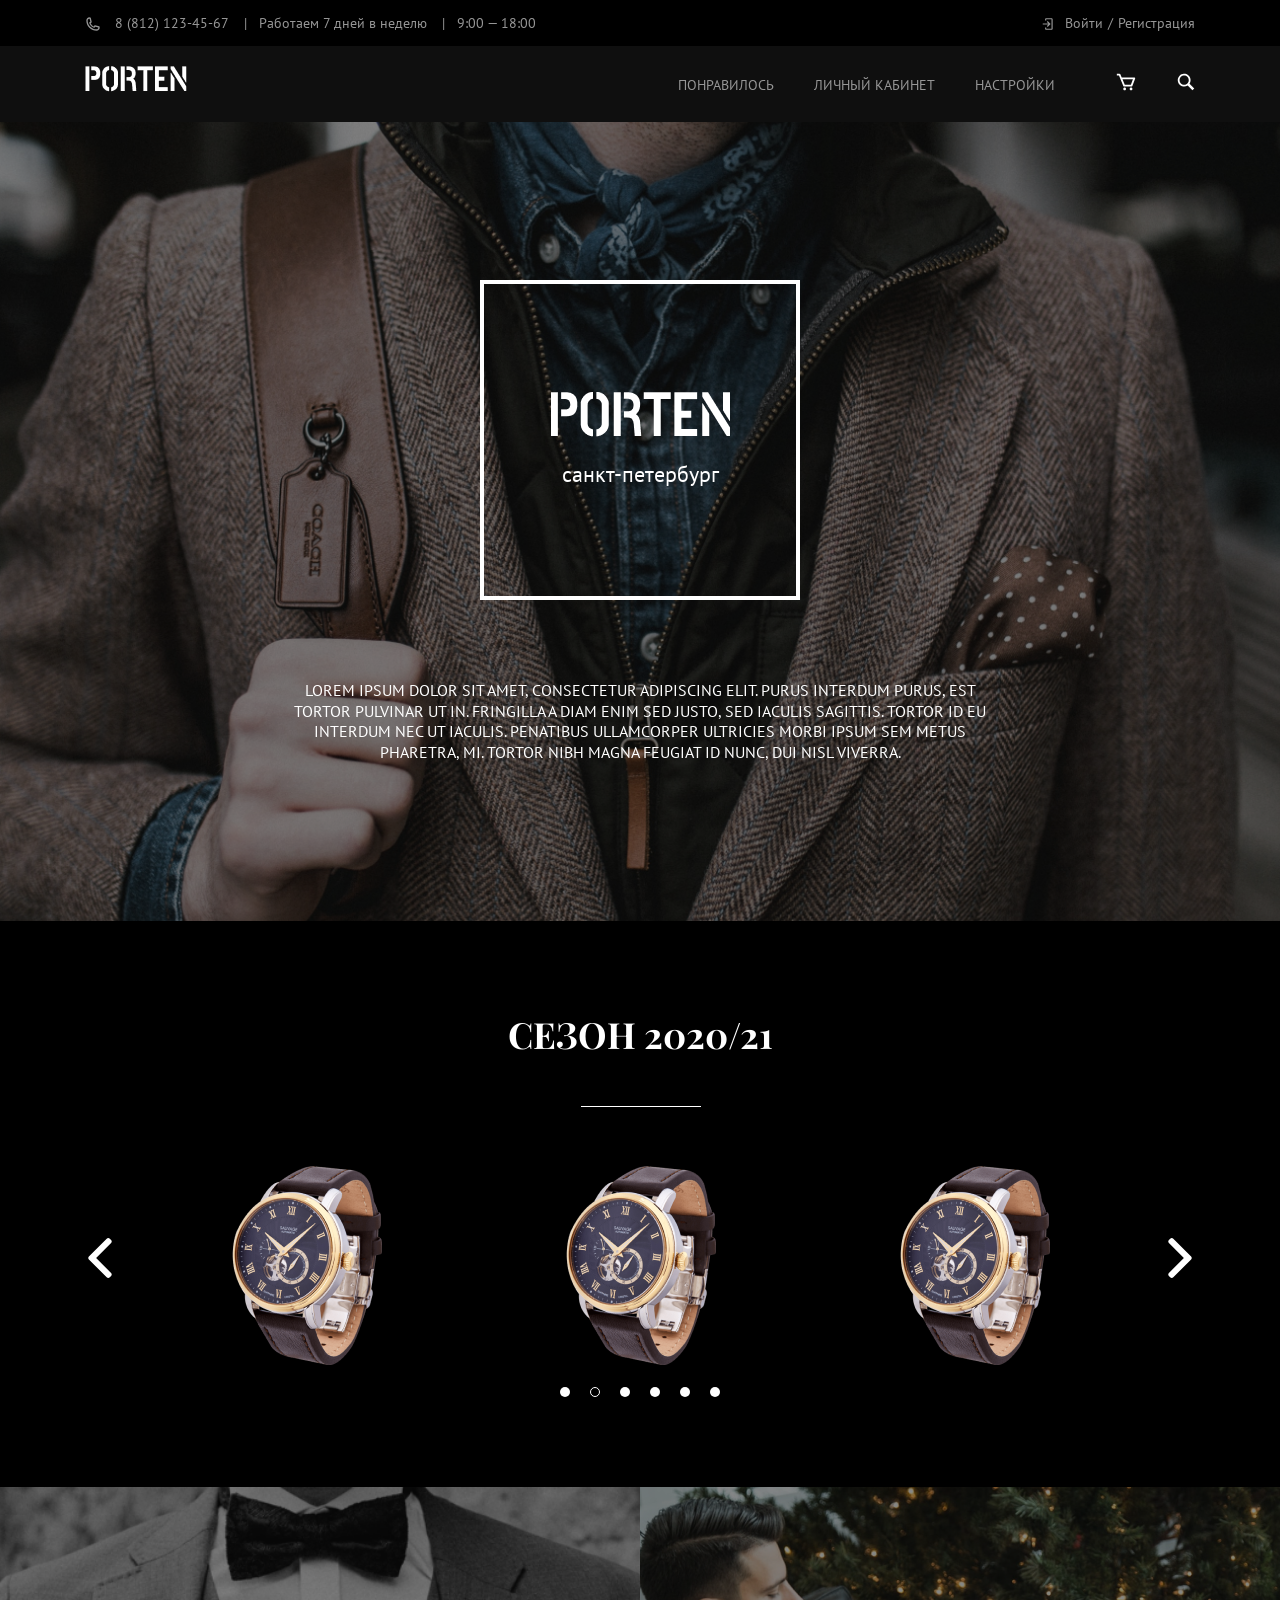
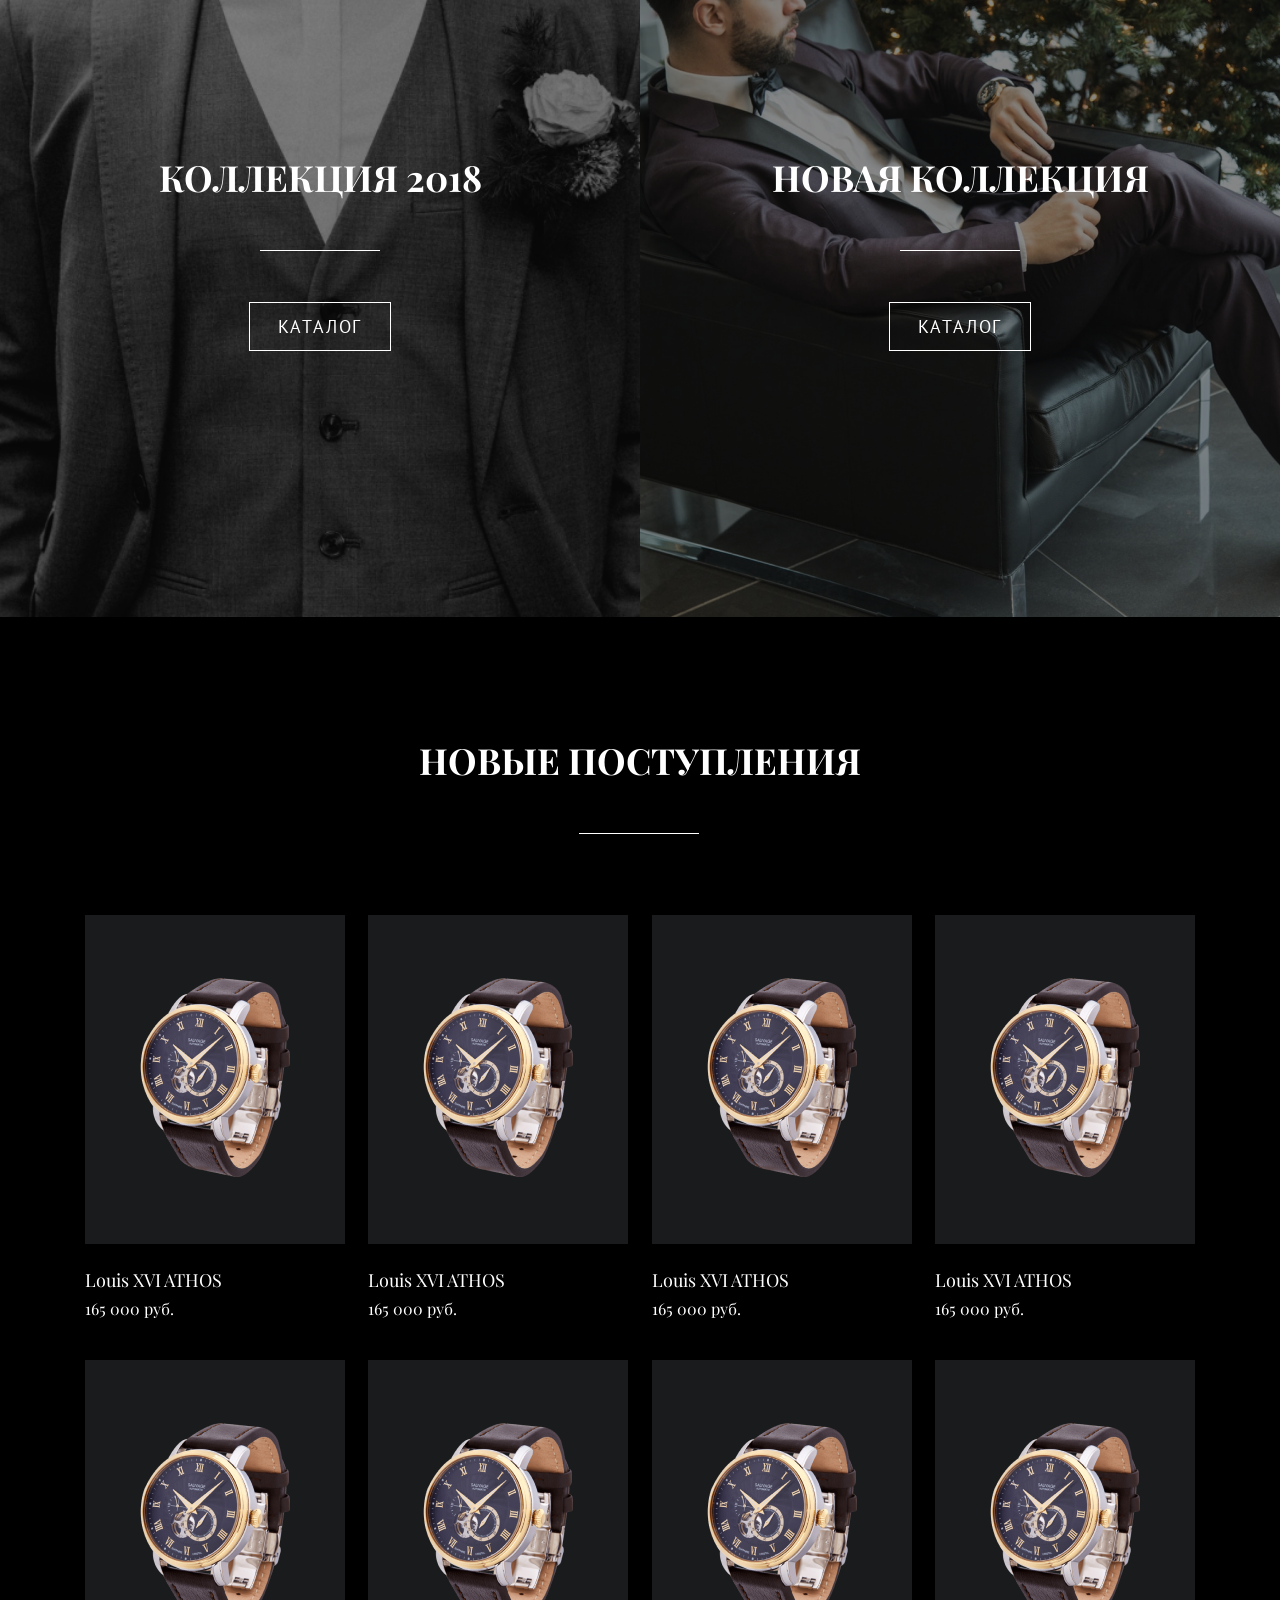
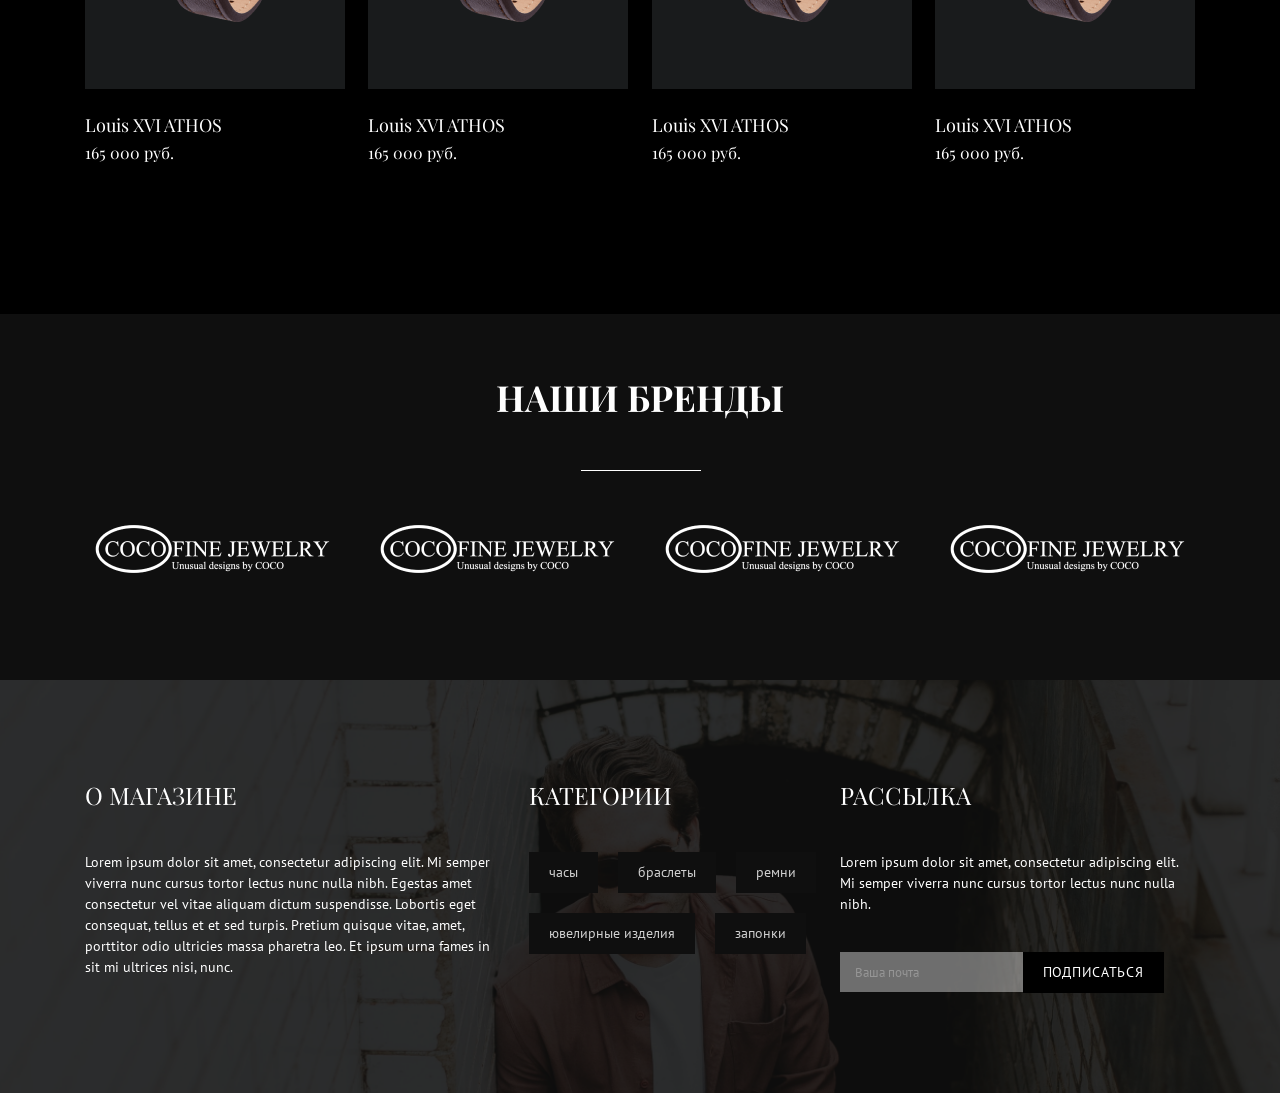
<file: index.html>
<!doctype html>
<html lang="ru">

<head>
    <meta charset="UTF-8">
    <meta name="viewport" content="width=device-width, user-scalable=no, initial-scale=1.0, maximum-scale=1.0, minimum-scale=1.0">
    <meta http-equiv="X-UA-Compatible" content="ie=edge">
    <title>Porten</title>
    <link rel="shortcut icon" href="./img/stopwatch.svg" type="image/svg">
    <link rel="stylesheet" href="./css/style.css">
    <link rel="stylesheet" href="./media/media.css">
    <link href="https://fonts.googleapis.com/css2?family=PT+Sans&family=Playfair+Display:wght@400;700&display=swap" rel="stylesheet">
</head>

<body>
    <header>
        <div class="header-top">
            <div class="container">
                <div class="header-top__block">
                    <div class="top__block-left">
                        <p class="phone"><a href="#">8 (812) 123-45-67</a></p>
                        <p class="work-in-week">Работаем 7 дней в неделю</p>
                        <p class="time-work">9:00 — 18:00</p>
                    </div>
                    <div class="top__block-right">
                        <p class="login"><a href="#">Войти</a></p>
                        <p class="registration"><a href="#">Регистрация</a></p>
                    </div>
                </div>
            </div>
        </div>
        <div class="header-nav">
            <div class="container">
                <div class="header-nav__block">
                    <div class="logo">
                        <img src="./img/PORTEN-logo.png" alt="logo">
                    </div>
                    <div class="nav__block">
                        <ul>
                            <li class="hover-bg">
                                <a href="#">Понравилось</a>
                            </li>
                            <li class="hover-bg">
                                <a href="#">личный кабинет</a>
                            </li>
                            <li class="hover-bg">
                                <a href="#">настройки</a>
                            </li>
                            <li>
                                <a href="#"><img src="./img/bx-cart.svg" alt="bucket"></a>
                            </li>
                            <li>
                                <a href="#"><img src="./img/search.svg" alt="search"></a>
                            </li>
                        </ul>
                    </div>
                    <div class="hamburger-menu">
                        <input id="menu__toggle" type="checkbox" />
                        <label class="menu__btn" for="menu__toggle">
                          <span></span>
                        </label>

                        <ul class="menu__box">
                            <li><a class="menu__item" href="#">Понравилось</a></li>
                            <li><a class="menu__item" href="#">личный кабинет</a></li>
                            <li><a class="menu__item" href="#">настройки</a></li>
                        </ul>
                    </div>
                </div>
            </div>
        </div>
        <div class="offer">
            <div class="offer-bg">
                <div class="offer-porten">
                    <img src="./img/PORTEN-offer.png" alt="PORTEN-offer">
                    <p class="offer-porten_city">
                        санкт-петербург
                    </p>
                </div>
                <div class="offer-porten__text">
                    <p>Lorem ipsum dolor sit amet, consectetur adipiscing elit. Purus interdum purus, est tortor pulvinar ut in. Fringilla a diam enim sed justo, sed iaculis sagittis. Tortor id eu interdum nec ut iaculis. Penatibus ullamcorper ultricies
                        morbi ipsum sem metus pharetra, mi. Tortor nibh magna feugiat id nunc, dui nisl viverra.</p>
                </div>

            </div>
        </div>
    </header>
    <main>
        <section class="season-collection">
            <div class="season-watch">
                <h2>сезон 2020/21</h2>
                <div class="new-post__watch slider">
                    <div class="slider_item">
                        <img src="./img/watch.png" alt="">
                    </div>
                    <div class="slider_item">
                        <img src="./img/watch.png" alt="">
                    </div>
                    <div class="slider_item">
                        <img src="./img/watch.png" alt="">
                    </div>
                    <div class="slider_item">
                        <img src="./img/watch.png" alt="">
                    </div>
                    <div class="slider_item">
                        <img src="./img/watch.png" alt="">
                    </div>
                    <div class="slider_item">
                        <img src="./img/watch.png" alt="">
                    </div>
                </div>
            </div>
        </section>
        <section class="collection-photo">
            <div class="collection-left__img">
                <h2>Коллекция 2018</h2>
                <a href="#">Каталог</a>
            </div>
            <div class="collection-right__img">
                <h2>Новая коллекция</h2>
                <a href="#">Каталог</a>
            </div>
        </section>
        <section class="new-post">
            <div class="container">
                <h2>новые поступления</h2>
                <div class="new-post__watch">
                    <div class="card-watch">
                        <div class="watch">
                            <img src="./img/watch.png" alt="watch">
                        </div>
                        <h4 class="watch-name">Louis XVI ATHOS</h4>
                        <p class="watch-price">165 000 руб. </p>
                    </div>
                    <div class="card-watch">
                        <div class="watch">
                            <img src="./img/watch.png" alt="watch">
                        </div>
                        <h4 class="watch-name">Louis XVI ATHOS</h4>
                        <p class="watch-price">165 000 руб. </p>
                    </div>
                    <div class="card-watch">
                        <div class="watch">
                            <img src="./img/watch.png" alt="watch">
                        </div>
                        <h4 class="watch-name">Louis XVI ATHOS</h4>
                        <p class="watch-price">165 000 руб. </p>
                    </div>
                    <div class="card-watch">
                        <div class="watch">
                            <img src="./img/watch.png" alt="watch">
                        </div>
                        <h4 class="watch-name">Louis XVI ATHOS</h4>
                        <p class="watch-price">165 000 руб. </p>
                    </div>
                    <div class="card-watch">
                        <div class="watch">
                            <img src="./img/watch.png" alt="watch">
                        </div>
                        <h4 class="watch-name">Louis XVI ATHOS</h4>
                        <p class="watch-price">165 000 руб. </p>
                    </div>
                    <div class="card-watch">
                        <div class="watch">
                            <img src="./img/watch.png" alt="watch">
                        </div>
                        <h4 class="watch-name">Louis XVI ATHOS</h4>
                        <p class="watch-price">165 000 руб. </p>
                    </div>
                    <div class="card-watch">
                        <div class="watch">
                            <img src="./img/watch.png" alt="watch">
                        </div>
                        <h4 class="watch-name">Louis XVI ATHOS</h4>
                        <p class="watch-price">165 000 руб. </p>
                    </div>
                    <div class="card-watch">
                        <div class="watch">
                            <img src="./img/watch.png" alt="watch">
                        </div>
                        <h4 class="watch-name">Louis XVI ATHOS</h4>
                        <p class="watch-price">165 000 руб. </p>
                    </div>
                </div>
            </div>
        </section>
        <section class="our-brand">
            <div class="container">
                <div class="our-brand__block">
                    <h2>наши бренды</h2>
                    <div class="our-brand__photo">
                        <div><img src="./img/our-brand.png" alt="jewelry"></div>
                        <div><img src="./img/our-brand.png" alt="jewelry"></div>
                        <div><img src="./img/our-brand.png" alt="jewelry"></div>
                        <div><img src="./img/our-brand.png" alt="jewelry"></div>
                    </div>
                </div>
            </div>
        </section>
    </main>
    <footer>
        <div class="container">
            <div class="footer-info">
                <div class="info-shop">
                    <h2>О магазине</h2>
                    <p>Lorem ipsum dolor sit amet, consectetur adipiscing elit. Mi semper viverra nunc cursus tortor lectus nunc nulla nibh. Egestas amet consectetur vel vitae aliquam dictum suspendisse. Lobortis eget consequat, tellus et et sed turpis.
                        Pretium quisque vitae, amet, porttitor odio ultricies massa pharetra leo. Et ipsum urna fames in sit mi ultrices nisi, nunc.</p>
                </div>
                <div class="category">
                    <h2>Категории</h2>
                    <div class="categoty-item">
                        <a href="#">часы</a>
                        <a href="#">браслеты</a>
                        <a href="#">ремни</a>
                        <a href="#">ювелирные изделия</a>
                        <a href="#">запонки</a>
                    </div>
                </div>
                <div class="mailling">
                    <h2>Рассылка</h2>
                    <p>Lorem ipsum dolor sit amet, consectetur adipiscing elit. Mi semper viverra nunc cursus tortor lectus nunc nulla nibh.</p>
                    <div class="input-mail">
                        <input type="email" placeholder="Ваша почта">
                        <button>подписаться</button>
                    </div>
                </div>
            </div>
        </div>
    </footer>

    <script src="./js/jquery-3.6.0.min.js"></script>
    <script src="./js/slick.min.js"></script>
    <script src="./js/script.js"></script>
</body>

</html>
</file>
<file: css/style.css>
*,
html,
body {
  margin: 0;
  padding: 0;
  text-decoration: none;
  list-style: none;
  -webkit-box-sizing: border-box;
          box-sizing: border-box;
  font-family: "Playfair Display", serif;
  font-family: "PT Sans", sans-serif;
  color: #fff;
  outline: none;
}

.container {
  max-width: 1140px;
  width: 100%;
  margin: 0 auto;
  padding: 0 15px;
}

header {
  background: #000;
}

.header-top__block {
  display: -webkit-box;
  display: -ms-flexbox;
  display: flex;
  -webkit-box-pack: justify;
      -ms-flex-pack: justify;
          justify-content: space-between;
  -webkit-box-align: center;
      -ms-flex-align: center;
          align-items: center;
  -webkit-box-orient: horizontal;
  -webkit-box-direction: normal;
      -ms-flex-direction: row;
          flex-direction: row;
  padding: 14px 0;
}
.header-top__block p,
.header-top__block a {
  font-size: 14px;
  font-weight: 400;
  font-family: "PT Sans", sans-serif;
  color: #969696;
  line-height: 1.29;
}
.header-top__block .top__block-left {
  display: -webkit-box;
  display: -ms-flexbox;
  display: flex;
  -webkit-box-pack: center;
      -ms-flex-pack: center;
          justify-content: center;
  -webkit-box-align: center;
      -ms-flex-align: center;
          align-items: center;
  -webkit-box-orient: horizontal;
  -webkit-box-direction: normal;
      -ms-flex-direction: row;
          flex-direction: row;
}
.header-top__block .top__block-left p {
  margin-left: 30px;
  position: relative;
}
.header-top__block .top__block-left .phone::before {
  content: "";
  position: absolute;
  width: 16px;
  height: 16px;
  background: url(../img/phone.svg) no-repeat center center;
  left: -30px;
  top: 2px;
}
.header-top__block .top__block-left .work-in-week::before {
  position: absolute;
  content: "|";
  left: -15px;
}
.header-top__block .top__block-left .time-work::before {
  position: absolute;
  content: "|";
  left: -15px;
}
.header-top__block .top__block-right {
  display: -webkit-box;
  display: -ms-flexbox;
  display: flex;
  -webkit-box-pack: center;
      -ms-flex-pack: center;
          justify-content: center;
  -webkit-box-align: center;
      -ms-flex-align: center;
          align-items: center;
  -webkit-box-orient: horizontal;
  -webkit-box-direction: normal;
      -ms-flex-direction: row;
          flex-direction: row;
}
.header-top__block .top__block-right p {
  position: relative;
}
.header-top__block .top__block-right p:nth-child(2) {
  margin-left: 15px;
}
.header-top__block .top__block-right p:nth-child(2)::before {
  position: absolute;
  content: "/";
  left: -10px;
}
.header-top__block .top__block-right p:nth-child(1)::before {
  content: "";
  position: absolute;
  width: 16px;
  height: 16px;
  background: url(../img/log-in.svg) no-repeat center center;
  left: -25px;
  top: 2px;
}

.header-nav {
  background: #0F0F0F;
}

.header-nav__block {
  display: -webkit-box;
  display: -ms-flexbox;
  display: flex;
  -webkit-box-pack: justify;
      -ms-flex-pack: justify;
          justify-content: space-between;
  -webkit-box-align: center;
      -ms-flex-align: center;
          align-items: center;
  -webkit-box-orient: horizontal;
  -webkit-box-direction: normal;
      -ms-flex-direction: row;
          flex-direction: row;
  padding: 25px 0;
  position: relative;
}
.header-nav__block .logo img {
  position: fixed;
  top: 66px;
}
.header-nav__block .nav__block ul {
  display: -webkit-box;
  display: -ms-flexbox;
  display: flex;
  -webkit-box-pack: center;
      -ms-flex-pack: center;
          justify-content: center;
  -webkit-box-align: center;
      -ms-flex-align: center;
          align-items: center;
  -webkit-box-orient: horizontal;
  -webkit-box-direction: normal;
      -ms-flex-direction: row;
          flex-direction: row;
}
.header-nav__block .nav__block ul li a {
  font-size: 14px;
  font-weight: 400;
  font-family: "PT Sans", sans-serif;
  color: #969696;
  line-height: 1.29;
  text-transform: uppercase;
}
.header-nav__block .nav__block ul li a:hover {
  background: #1F1F1F;
}
.header-nav__block .nav__block ul li:nth-child(-n+3) > a {
  padding: 31px 20px;
}
.header-nav__block .nav__block ul li:nth-child(n+4) > a {
  margin-left: 40px;
}
.header-nav__block .nav__block ul li:nth-child(n+4) > a:hover {
  background: none;
}

.hamburger-menu {
  display: none;
}
.hamburger-menu #menu__toggle {
  opacity: 0;
}
.hamburger-menu #menu__toggle:checked ~ .menu__btn > span {
  -webkit-transform: rotate(45deg);
          transform: rotate(45deg);
}
.hamburger-menu #menu__toggle:checked ~ .menu__btn > span::before {
  top: 0;
  -webkit-transform: rotate(0);
          transform: rotate(0);
}
.hamburger-menu #menu__toggle:checked ~ .menu__btn > span::after {
  top: 0;
  -webkit-transform: rotate(90deg);
          transform: rotate(90deg);
}
.hamburger-menu #menu__toggle:checked ~ .menu__box {
  visibility: visible;
  right: 0;
}
.hamburger-menu .menu__btn {
  display: -webkit-box;
  display: -ms-flexbox;
  display: flex;
  -webkit-box-align: center;
      -ms-flex-align: center;
          align-items: center;
  position: fixed;
  right: 40px;
  top: 60px;
  width: 50px;
  height: 35px;
  cursor: pointer;
  z-index: 1000;
}
.hamburger-menu .menu__btn > span, .hamburger-menu .menu__btn > span::before, .hamburger-menu .menu__btn > span::after {
  display: block;
  position: absolute;
  width: 100%;
  height: 2px;
  background-color: #616161;
  -webkit-transition-duration: 0.25s;
          transition-duration: 0.25s;
}
.hamburger-menu .menu__btn > span::before {
  content: "";
  top: -10px;
}
.hamburger-menu .menu__btn > span::after {
  content: "";
  top: 10px;
}
.hamburger-menu .menu__box {
  z-index: 100;
  display: block;
  position: fixed;
  visibility: hidden;
  top: 0;
  right: -100%;
  width: 100%;
  height: 100vh;
  margin: 0;
  padding: 140px 0;
  list-style: none;
  background-color: #ECEFF1;
  -webkit-box-shadow: 1px 0px 6px rgba(0, 0, 0, 0.2);
          box-shadow: 1px 0px 6px rgba(0, 0, 0, 0.2);
  -webkit-transition-duration: 0.25s;
          transition-duration: 0.25s;
}
.hamburger-menu .menu__box .menu__item {
  display: block;
  padding: 15px 45px;
  color: #333;
  font-family: "Roboto", sans-serif;
  font-size: 20px;
  font-weight: 600;
  text-decoration: none;
  -webkit-transition-duration: 0.25s;
          transition-duration: 0.25s;
}
.hamburger-menu .menu__box .menu__item:hover {
  background-color: #CFD8DC;
}

.offer-bg {
  display: -webkit-box;
  display: -ms-flexbox;
  display: flex;
  -webkit-box-pack: center;
      -ms-flex-pack: center;
          justify-content: center;
  -webkit-box-align: center;
      -ms-flex-align: center;
          align-items: center;
  -webkit-box-orient: vertical;
  -webkit-box-direction: normal;
      -ms-flex-direction: column;
          flex-direction: column;
  background: url(../img/offer-photo.png) no-repeat center center;
  background-size: cover;
  padding: 158px 0;
}
.offer-bg .offer-porten {
  border: 4px solid #fff;
  width: 320px;
  height: 320px;
  margin-bottom: 80px;
  display: -webkit-box;
  display: -ms-flexbox;
  display: flex;
  -webkit-box-pack: center;
      -ms-flex-pack: center;
          justify-content: center;
  -webkit-box-align: center;
      -ms-flex-align: center;
          align-items: center;
  -webkit-box-orient: vertical;
  -webkit-box-direction: normal;
      -ms-flex-direction: column;
          flex-direction: column;
}
.offer-bg .offer-porten p {
  font-size: 22px;
  font-weight: 400;
  font-family: "PT Sans", sans-serif;
  color: #fff;
  line-height: 1.29;
}
.offer-bg .offer-porten img {
  margin-bottom: 23px;
}
.offer-bg .offer-porten__text {
  max-width: 730px;
}
.offer-bg .offer-porten__text p {
  font-size: 16px;
  font-weight: 400;
  font-family: "PT Sans", sans-serif;
  color: #fff;
  line-height: 1.29;
  text-transform: uppercase;
  text-align: center;
}

.season-collection {
  background: #000;
  display: -webkit-box;
  display: -ms-flexbox;
  display: flex;
  -webkit-box-pack: justify;
      -ms-flex-pack: justify;
          justify-content: space-between;
  -webkit-box-align: center;
      -ms-flex-align: center;
          align-items: center;
  -webkit-box-orient: horizontal;
  -webkit-box-direction: normal;
      -ms-flex-direction: row;
          flex-direction: row;
  -ms-flex-wrap: wrap;
      flex-wrap: wrap;
  min-width: 0;
}
.season-collection .season-watch {
  width: 100%;
  padding: 90px 80px;
  text-align: center;
}
.season-collection .season-watch h2 {
  font-size: 36px;
  font-family: "Playfair Display", serif;
  color: #fff;
  line-height: 1.33;
  font-weight: 700;
  text-transform: uppercase;
  position: relative;
  display: inline-block;
  margin-bottom: 100px;
}
.season-collection .season-watch h2::after {
  content: "";
  position: absolute;
  width: 120px;
  height: 1px;
  background: #fff;
  bottom: -49px;
  left: 73px;
}

.collection-photo {
  background: #000;
  display: -webkit-box;
  display: -ms-flexbox;
  display: flex;
  -webkit-box-pack: justify;
      -ms-flex-pack: justify;
          justify-content: space-between;
  -webkit-box-align: center;
      -ms-flex-align: center;
          align-items: center;
  -webkit-box-orient: horizontal;
  -webkit-box-direction: normal;
      -ms-flex-direction: row;
          flex-direction: row;
  -ms-flex-wrap: wrap;
      flex-wrap: wrap;
}
.collection-photo .collection-left__img {
  width: 50%;
  height: 730px;
  background: url(../img/collection-2018.png) no-repeat center top;
  background-size: cover;
  display: -webkit-box;
  display: -ms-flexbox;
  display: flex;
  -webkit-box-pack: center;
      -ms-flex-pack: center;
          justify-content: center;
  -webkit-box-align: center;
      -ms-flex-align: center;
          align-items: center;
  -webkit-box-orient: vertical;
  -webkit-box-direction: normal;
      -ms-flex-direction: column;
          flex-direction: column;
}
.collection-photo .collection-left__img h2 {
  font-size: 36px;
  font-family: "Playfair Display", serif;
  color: #fff;
  line-height: 1.33;
  font-weight: 700;
  text-transform: uppercase;
  position: relative;
  display: inline-block;
  margin-bottom: 100px;
}
.collection-photo .collection-left__img h2::after {
  content: "";
  position: absolute;
  width: 120px;
  height: 1px;
  background: #fff;
  bottom: -49px;
  left: 101px;
}
.collection-photo .collection-left__img a {
  font-size: 18px;
  font-weight: 400;
  font-family: "PT Sans", sans-serif;
  color: #fff;
  line-height: 1.29;
  padding: 12px 28px;
  text-transform: uppercase;
  border: 1px solid white;
  letter-spacing: 0.1em;
}
.collection-photo .collection-right__img {
  width: 50%;
  height: 730px;
  background: url(../img/new-collection.png) no-repeat left top;
  background-size: cover;
  display: -webkit-box;
  display: -ms-flexbox;
  display: flex;
  -webkit-box-pack: center;
      -ms-flex-pack: center;
          justify-content: center;
  -webkit-box-align: center;
      -ms-flex-align: center;
          align-items: center;
  -webkit-box-orient: vertical;
  -webkit-box-direction: normal;
      -ms-flex-direction: column;
          flex-direction: column;
}
.collection-photo .collection-right__img h2 {
  font-size: 36px;
  font-family: "Playfair Display", serif;
  color: #fff;
  line-height: 1.33;
  font-weight: 700;
  text-transform: uppercase;
  position: relative;
  display: inline-block;
  margin-bottom: 100px;
}
.collection-photo .collection-right__img h2::after {
  content: "";
  position: absolute;
  width: 120px;
  height: 1px;
  background: #fff;
  bottom: -49px;
  left: 128px;
}
.collection-photo .collection-right__img a {
  font-size: 18px;
  font-weight: 400;
  font-family: "PT Sans", sans-serif;
  color: #fff;
  line-height: 1.29;
  padding: 12px 28px;
  text-transform: uppercase;
  border: 1px solid white;
  letter-spacing: 0.1em;
}

.new-post {
  background: #000;
  text-align: center;
  padding-top: 120px;
  padding-bottom: 110px;
}
.new-post h2 {
  font-size: 36px;
  font-family: "Playfair Display", serif;
  color: #fff;
  line-height: 1.33;
  font-weight: 700;
  text-transform: uppercase;
  position: relative;
  display: inline-block;
  margin-bottom: 130px;
}
.new-post h2::after {
  content: "";
  position: absolute;
  width: 120px;
  height: 1px;
  background: #fff;
  bottom: -49px;
  left: 160px;
}
.new-post .new-post__watch {
  display: -webkit-box;
  display: -ms-flexbox;
  display: flex;
  -webkit-box-pack: justify;
      -ms-flex-pack: justify;
          justify-content: space-between;
  -webkit-box-align: center;
      -ms-flex-align: center;
          align-items: center;
  -webkit-box-orient: horizontal;
  -webkit-box-direction: normal;
      -ms-flex-direction: row;
          flex-direction: row;
  -ms-flex-wrap: wrap;
      flex-wrap: wrap;
}
.new-post .new-post__watch .card-watch {
  margin-bottom: 40px;
}
.new-post .new-post__watch .card-watch .watch {
  padding: 55px 22px 56px 23px;
  background: #191B1C;
  margin-bottom: 25px;
}
.new-post .new-post__watch .card-watch h4 {
  font-size: 18px;
  font-family: "Playfair Display", serif;
  color: #fff;
  line-height: 1.33;
  font-weight: 400;
  margin-bottom: 5px;
  text-align: left;
}
.new-post .new-post__watch .card-watch p {
  font-size: 16px;
  font-family: "Playfair Display", serif;
  color: #fff;
  line-height: 1.33;
  font-weight: 400;
  margin-bottom: 0;
  text-align: left;
}

.our-brand {
  background: #0F0F0F;
}
.our-brand .our-brand__block {
  text-align: center;
  padding-top: 60px;
  padding-bottom: 80px;
}
.our-brand .our-brand__block h2 {
  font-size: 36px;
  font-family: "Playfair Display", serif;
  color: #fff;
  line-height: 1.33;
  font-weight: 700;
  text-transform: uppercase;
  position: relative;
  display: inline-block;
  margin-bottom: 80px;
}
.our-brand .our-brand__block h2::after {
  content: "";
  position: absolute;
  width: 120px;
  height: 1px;
  background: #fff;
  bottom: -49px;
  left: 84.5px;
}
.our-brand .our-brand__block .our-brand__photo {
  display: -webkit-box;
  display: -ms-flexbox;
  display: flex;
  -webkit-box-pack: justify;
      -ms-flex-pack: justify;
          justify-content: space-between;
  -webkit-box-align: center;
      -ms-flex-align: center;
          align-items: center;
  -webkit-box-orient: horizontal;
  -webkit-box-direction: normal;
      -ms-flex-direction: row;
          flex-direction: row;
  -ms-flex-wrap: wrap;
      flex-wrap: wrap;
}

footer {
  width: 100%;
  background: url(../img/footer-img.png) no-repeat center center;
  background-size: cover;
}
footer .footer-info {
  padding: 100px 0 100px;
  display: -webkit-box;
  display: -ms-flexbox;
  display: flex;
  -webkit-box-pack: justify;
      -ms-flex-pack: justify;
          justify-content: space-between;
  -webkit-box-align: start;
      -ms-flex-align: start;
          align-items: start;
  -webkit-box-orient: horizontal;
  -webkit-box-direction: normal;
      -ms-flex-direction: row;
          flex-direction: row;
  -ms-flex-wrap: wrap;
      flex-wrap: wrap;
}
footer .footer-info .info-shop {
  -ms-flex-preferred-size: 40%;
      flex-basis: 40%;
  padding-right: 35px;
}
footer .footer-info .info-shop h2 {
  font-size: 24px;
  font-family: "Playfair Display", serif;
  color: #fff;
  line-height: 1.33;
  font-weight: 400;
  margin-bottom: 40px;
  text-transform: uppercase;
  font-weight: 400;
}
footer .footer-info .info-shop p {
  font-size: 14px;
  font-weight: 400;
  font-family: "PT Sans", sans-serif;
  color: #fff;
  line-height: 1.29;
  text-align: left;
  line-height: 1.5;
}
footer .footer-info .category {
  -ms-flex-preferred-size: 28%;
      flex-basis: 28%;
}
footer .footer-info .category h2 {
  font-size: 24px;
  font-family: "Playfair Display", serif;
  color: #fff;
  line-height: 1.33;
  font-weight: 400;
  margin-bottom: 40px;
  text-transform: uppercase;
  font-weight: 400;
}
footer .footer-info .category .categoty-item {
  display: -webkit-box;
  display: -ms-flexbox;
  display: flex;
  -ms-flex-wrap: wrap;
      flex-wrap: wrap;
}
footer .footer-info .category .categoty-item a {
  font-size: 14px;
  font-weight: 400;
  font-family: "PT Sans", sans-serif;
  color: #D0D0D0;
  line-height: 1.29;
  line-height: 1.5;
  padding: 10px 20px;
  background: #0F0F0F;
  margin-right: 20px;
  margin-bottom: 20px;
}
footer .footer-info .mailling {
  -ms-flex-preferred-size: 32%;
      flex-basis: 32%;
}
footer .footer-info .mailling h2 {
  font-size: 24px;
  font-family: "Playfair Display", serif;
  color: #fff;
  line-height: 1.33;
  font-weight: 400;
  margin-bottom: 40px;
  text-transform: uppercase;
  font-weight: 400;
}
footer .footer-info .mailling p {
  font-size: 14px;
  font-weight: 400;
  font-family: "PT Sans", sans-serif;
  color: #fff;
  line-height: 1.29;
  text-align: left;
  line-height: 1.5;
  margin-bottom: 37px;
}
footer .footer-info .mailling .input-mail input {
  background: rgba(255, 255, 255, 0.4);
  border: none;
  padding: 11px 15px;
}
footer .footer-info .mailling .input-mail input::-webkit-input-placeholder {
  color: #969696;
}
footer .footer-info .mailling .input-mail input::-moz-placeholder {
  color: #969696;
}
footer .footer-info .mailling .input-mail input:-ms-input-placeholder {
  color: #969696;
}
footer .footer-info .mailling .input-mail input::-ms-input-placeholder {
  color: #969696;
}
footer .footer-info .mailling .input-mail input::placeholder {
  color: #969696;
}
footer .footer-info .mailling .input-mail input:active {
  border: none;
}
footer .footer-info .mailling .input-mail button {
  font-size: 14px;
  font-weight: 400;
  font-family: "PT Sans", sans-serif;
  color: #fff;
  line-height: 1.29;
  padding: 10px 20px;
  text-transform: uppercase;
  line-height: 1.5;
  background: #000;
  border: none;
  letter-spacing: 0.05em;
  margin-left: -4px;
  cursor: pointer;
}

.slider {
  position: relative;
  padding: 0 60px;
}
.slider .slick-arrow {
  position: absolute;
  top: 50%;
  margin-top: -40px;
  z-index: 10;
  font-size: 0;
  width: 40px;
  height: 50px;
  border-style: none;
}
.slider .slick-prev {
  left: 0;
  background: url(../img/arrow-left.svg) 0 0/100% no-repeat;
}
.slider .slick-next {
  right: 0;
  background: url(../img/arrow-right.svg) 0 0/100% no-repeat;
}
.slider .slick-list {
  overflow: hidden;
}
.slider .slick-list .slick-track {
  display: -webkit-box;
  display: -ms-flexbox;
  display: flex;
}
.slider .slick-dots {
  display: -webkit-box;
  display: -ms-flexbox;
  display: flex;
  -webkit-box-align: center;
      -ms-flex-align: center;
          align-items: center;
  -webkit-box-pack: center;
      -ms-flex-pack: center;
          justify-content: center;
}
.slider .slick-dots li {
  list-style: none;
  margin: 0 10px;
}
.slider .slick-dots li.slick-active > button {
  background-color: transparent;
  border: 1px solid #fff;
}
.slider .slick-dots li button {
  font-size: 0;
  width: 10px;
  height: 10px;
  background-color: #fff;
  border-radius: 50%;
  border-style: none;
}
</file>
<file: media/media.css>
@media screen and (max-width:1070px) {
                   .collection-photo {
                       flex-direction: column;
                   }
                   .collection-photo .collection-left__img {
                       width: 100%;
                       height: 500px;
                   }
                   .collection-photo .collection-right__img {
                       width: 100%;
                       height: 500px;
                   }
                   .new-post .new-post__watch {
                       justify-content: space-around;
                   }
                   .new-post .new-post__watch .card-watch:nth-child(7) {
                       display: none;
                   }
                   .new-post .new-post__watch .card-watch:nth-child(8) {
                       display: none;
                   }
                   .our-brand .our-brand__photo div {
                       flex-basis: 50%;
                   }
                   .footer-info .mailling {
                       flex-basis: 50% !important;
                       padding-right: 35px;
                   }
                   .footer-info .category {
                       flex-basis: 45% !important;
                       order: 1;
                       margin-top: 30px;
                   }
                   .footer-info .info-shop {
                       flex-basis: 47% !important;
                   }
                   .season-collection .season-watch {
                       padding: 90px 40px;
                   }
               }
               
               @media screen and (max-width:768px) {
                   .header-top .time-work {
                       display: none;
                   }
                   .slider{
                       padding: 0 20px;
                   }
                   .header-top .work-in-week {
                       display: none;
                   }
                   .hamburger-menu {
                       display: block;
                   }
                   .header-nav .nav__block {
                       display: none;
                   }
                   .season-collection .season-watch {
                       padding: 90px 10px;
                   }
                   .new-post .new-post__watch {
                       justify-content: space-around;
                   }
                   .footer-info {
                       flex-direction: column !important;
                   }
                   .footer-info .mailling {
                       margin-top: 30px;
                       order: 3;
                   }
                   .footer-info .category {
                       margin-top: 30px;
                   }
                   .offer-porten__text {
                       padding: 0 20px;
                   }
               }
               
               @media screen and (max-width: 540px) {
                   .new-post h2::after {
                    left: calc(50% - 60px);
                   }
                   .new-post .new-post__watch .card-watch:nth-child(5) {
                       display: none;
                   }
                   .new-post .new-post__watch .card-watch:nth-child(6) {
                       display: none;
                   }
                   .our-brand .our-brand__photo {
                       justify-content: center !important;
                   }
                   .collection-photo .collection-right__img h2 {
                       text-align: center;
                   }
                   .mailling .input-mail input {
                       width: 160px;
                   }
               }
</file>
